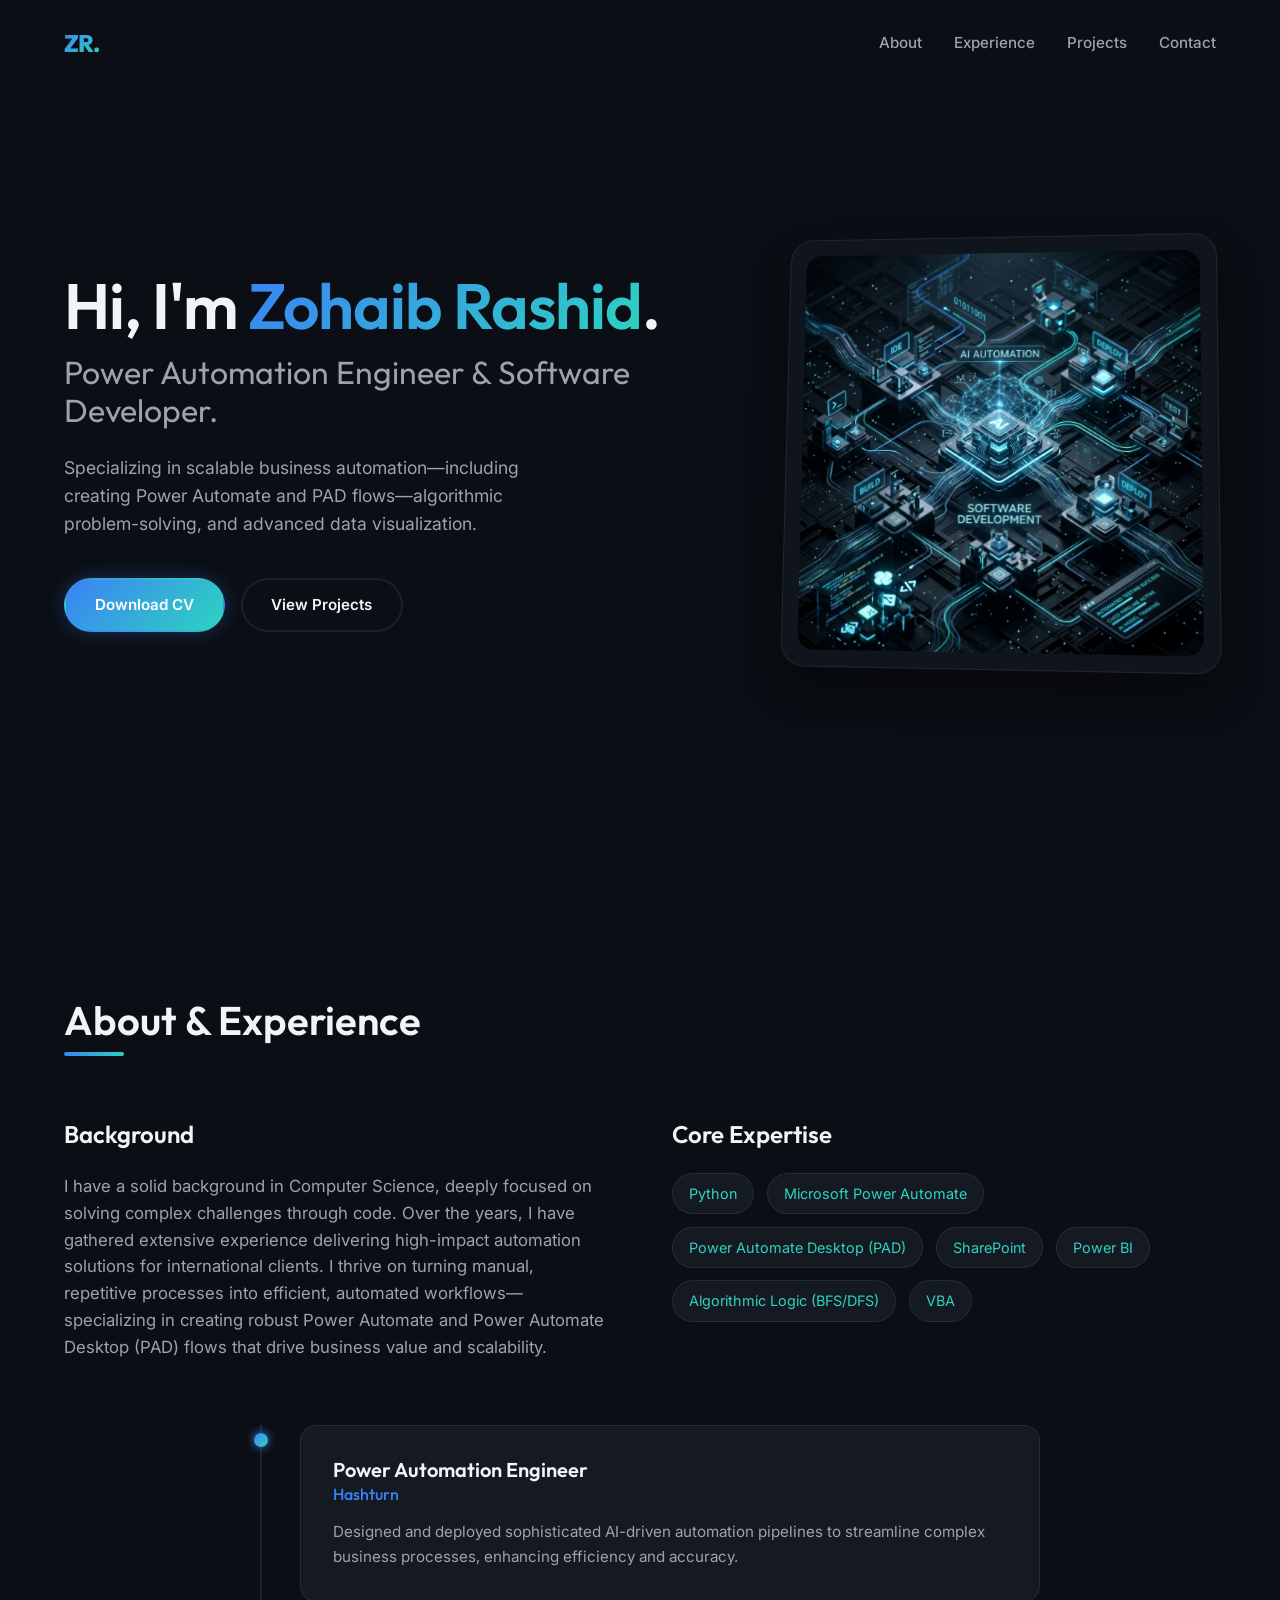
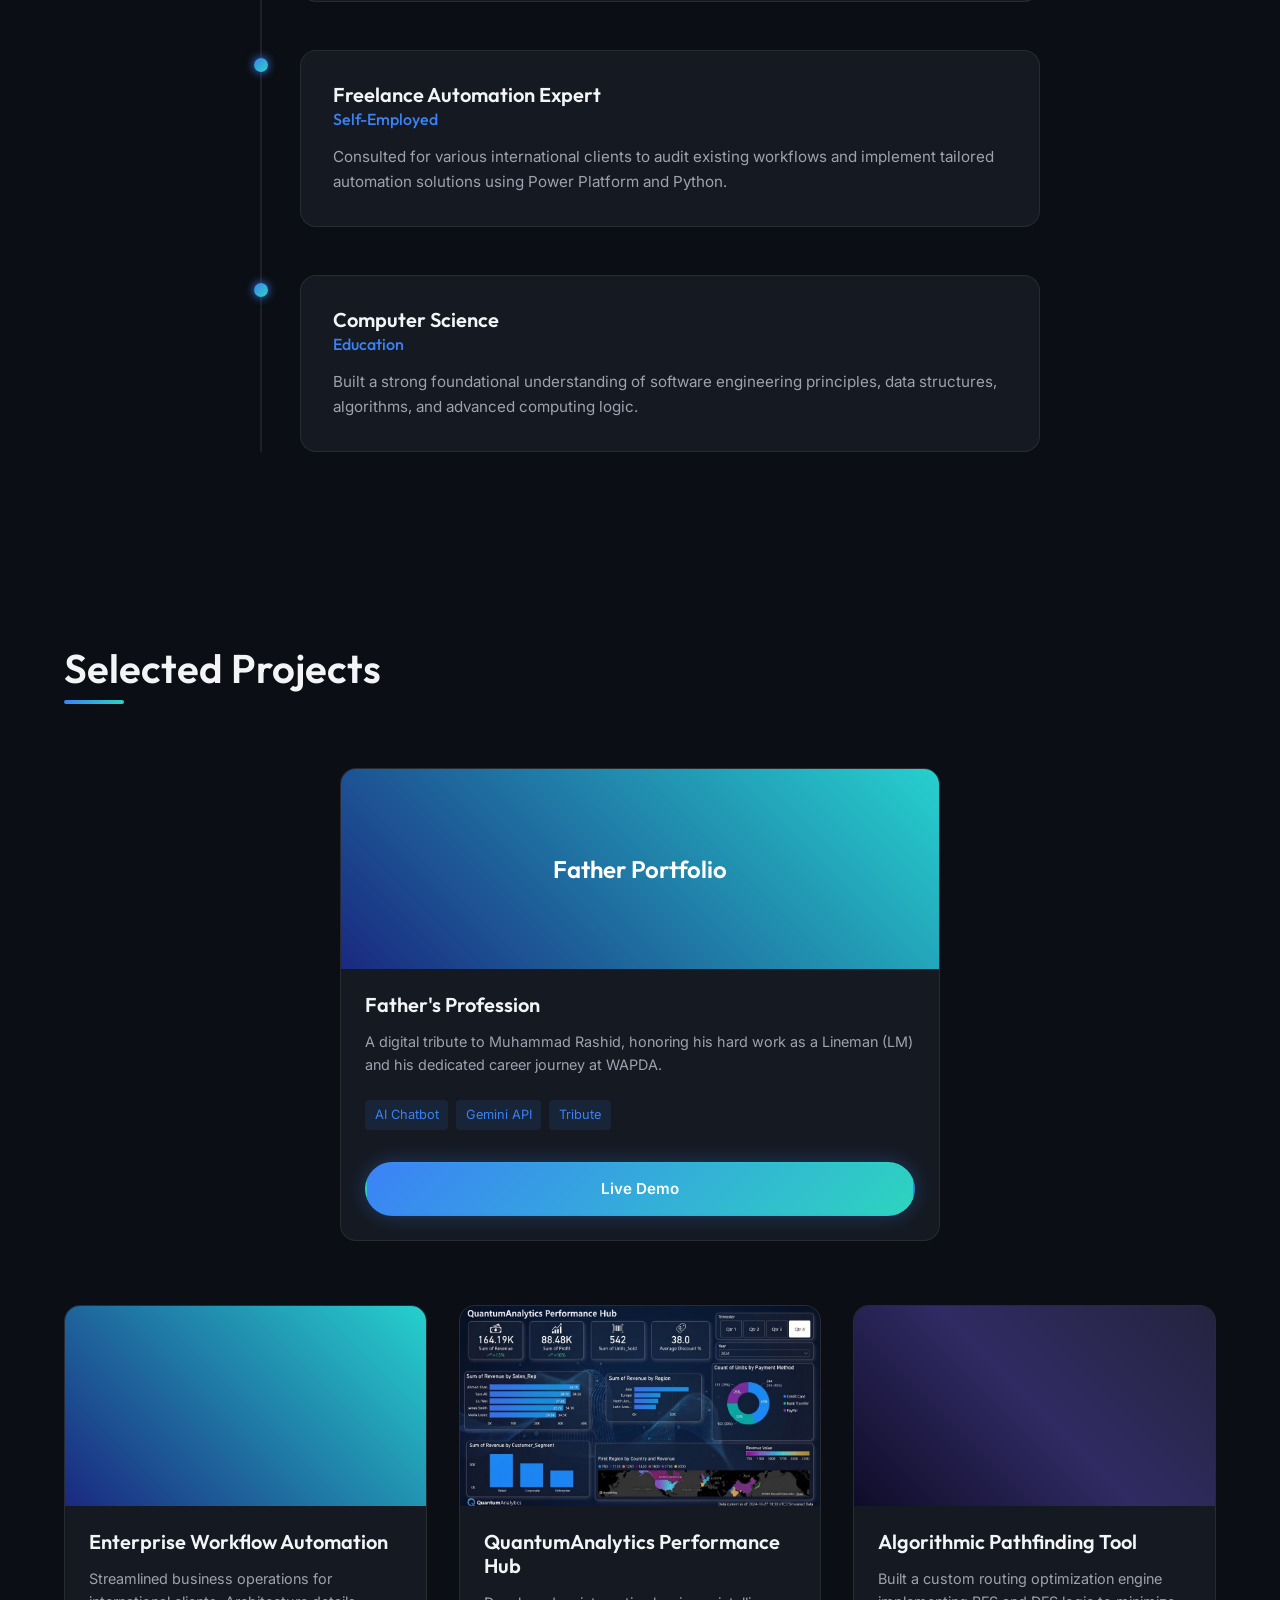
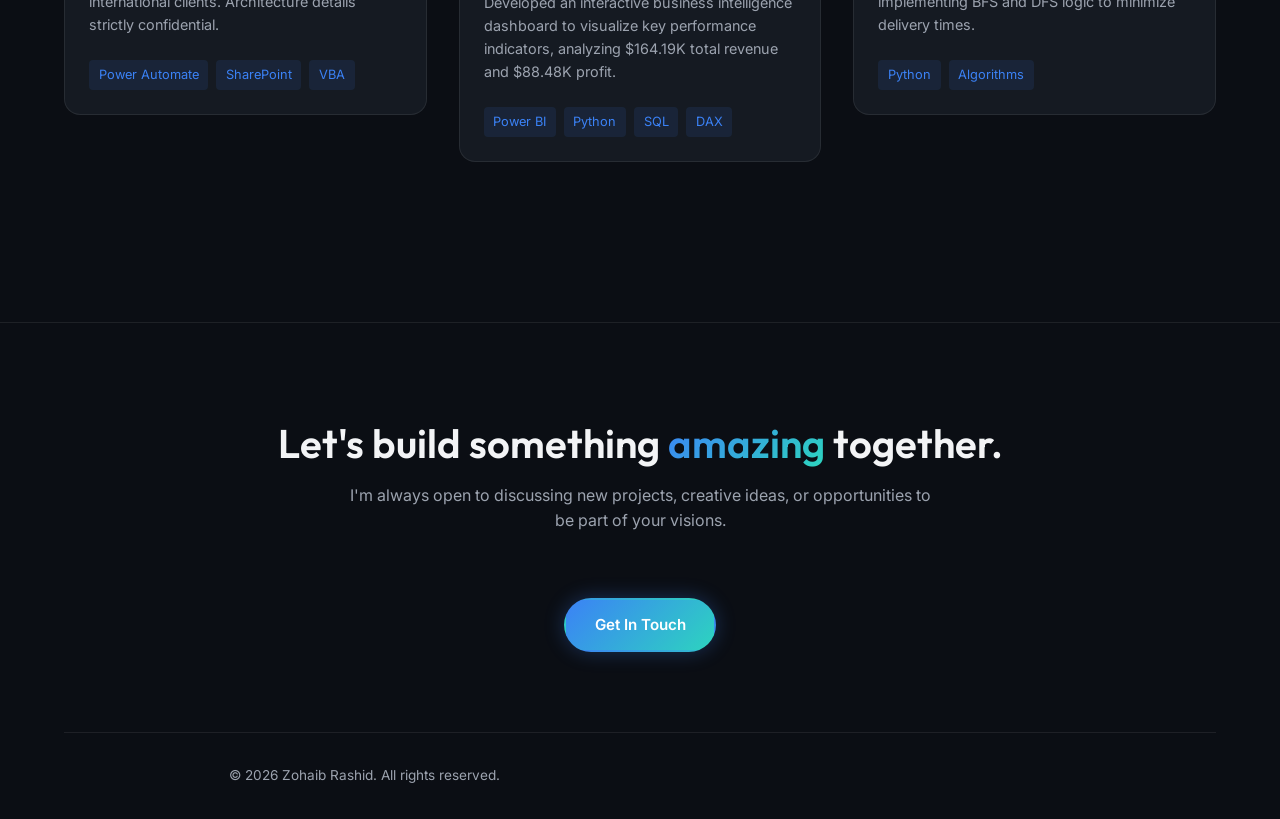
<file: index.html>
<!DOCTYPE html>
<html lang="en">
<head>
    <meta charset="UTF-8">
    <meta name="viewport" content="width=device-width, initial-scale=1.0">
    <meta name="description" content="Zohaib Rashid - Power Automation Engineer & Software Developer">
    <title>Zohaib Rashid | Portfolio</title>
    <!-- Google Fonts -->
    <link rel="preconnect" href="https://fonts.googleapis.com">
    <link rel="preconnect" href="https://fonts.gstatic.com" crossorigin>
    <link href="https://fonts.googleapis.com/css2?family=Outfit:wght@300;400;600;800&family=Inter:wght@300;400;500;600&display=swap" rel="stylesheet">
    <link rel="stylesheet" href="css/style.css">
</head>
<body>
    <!-- Header & Navigation -->
    <header id="header">
        <div class="container header-container">
            <div class="logo">
                <a href="#">ZR.</a>
            </div>
            <nav class="nav-links">
                <a href="#about">About</a>
                <a href="#experience">Experience</a>
                <a href="#projects">Projects</a>
                <a href="#contact">Contact</a>
            </nav>
            <div class="menu-toggle" id="mobile-menu">
                <span class="bar"></span>
                <span class="bar"></span>
                <span class="bar"></span>
            </div>
        </div>
    </header>

    <!-- Hero Section -->
    <section id="hero" class="hero-section">
        <div class="container hero-container">
            <div class="hero-content">
                <h1 class="animate-up">Hi, I'm <span class="highlight">Zohaib Rashid</span>.</h1>
                <h2 class="animate-up delay-1">Power Automation Engineer & Software Developer.</h2>
                <p class="animate-up delay-2">Specializing in scalable business automation—including creating Power Automate and PAD flows—algorithmic problem-solving, and advanced data visualization.</p>
                <div class="hero-buttons animate-up delay-3">
                    <a href="https://drive.google.com/file/d/1PL34IgERYpr03kIQ3vM1Sn13y4dw1L2f/view?usp=sharing" target="_blank" rel="noopener noreferrer" class="btn btn-primary">Download CV</a>
                    <a href="#projects" class="btn btn-secondary">View Projects</a>
                </div>
            </div>
            <div class="hero-visual animate-fade delay-4">
                <div class="glass-container">
                    <img src="assets/hero_placeholder.png" alt="Tech Abstract 3D" id="hero-img">
                </div>
            </div>
        </div>
    </section>

    <!-- About & Experience Section -->
    <section id="about" class="about-section">
        <div class="container">
            <div class="section-header scroll-reveal">
                <h2>About & Experience</h2>
                <div class="line"></div>
            </div>
            
            <div class="about-grid">
                <!-- Bio -->
                <div class="bio scroll-reveal">
                    <h3>Background</h3>
                    <p>I have a solid background in Computer Science, deeply focused on solving complex challenges through code. Over the years, I have gathered extensive experience delivering high-impact automation solutions for international clients. I thrive on turning manual, repetitive processes into efficient, automated workflows—specializing in creating robust Power Automate and Power Automate Desktop (PAD) flows that drive business value and scalability.</p>
                </div>

                <!-- Skills -->
                <div class="skills scroll-reveal delay-1">
                    <h3>Core Expertise</h3>
                    <div class="skills-container">
                        <span class="skill-tag">Python</span>
                        <span class="skill-tag">Microsoft Power Automate</span>
                        <span class="skill-tag">Power Automate Desktop (PAD)</span>
                        <span class="skill-tag">SharePoint</span>
                        <span class="skill-tag">Power BI</span>
                        <span class="skill-tag">Algorithmic Logic (BFS/DFS)</span>
                        <span class="skill-tag">VBA</span>
                    </div>
                </div>
            </div>

            <!-- Timeline -->
            <div class="timeline scroll-reveal delay-2" id="experience">
                <div class="timeline-item">
                    <div class="timeline-dot"></div>
                    <div class="timeline-content glass-card">
                        <h4>Power Automation Engineer</h4>
                        <h5>Hashturn</h5>
                        <p>Designed and deployed sophisticated AI-driven automation pipelines to streamline complex business processes, enhancing efficiency and accuracy.</p>
                    </div>
                </div>
                <div class="timeline-item">
                    <div class="timeline-dot"></div>
                    <div class="timeline-content glass-card">
                        <h4>Freelance Automation Expert</h4>
                        <h5>Self-Employed</h5>
                        <p>Consulted for various international clients to audit existing workflows and implement tailored automation solutions using Power Platform and Python.</p>
                    </div>
                </div>
                <div class="timeline-item">
                    <div class="timeline-dot"></div>
                    <div class="timeline-content glass-card">
                        <h4>Computer Science</h4>
                        <h5>Education</h5>
                        <p>Built a strong foundational understanding of software engineering principles, data structures, algorithms, and advanced computing logic.</p>
                    </div>
                </div>
            </div>
        </div>
    </section>

    <!-- Projects Section -->
    <section id="projects" class="projects-section">
        <div class="container">
            <div class="section-header scroll-reveal">
                <h2>Selected Projects</h2>
                <div class="line"></div>
            </div>

            <div class="projects-grid single-project" style="grid-template-columns: 1fr; max-width: 600px; margin: 0 auto; margin-bottom: 4rem;">
                <!-- Chatbot Trigger Project -->
                <a href="chatbot.html" target="_blank" style="display: block; text-decoration: none; color: inherit;">
                    <div class="project-card glass-card scroll-reveal" id="father-tribute-card" style="cursor: pointer;">
                        <div class="project-image">
                            <div class="image-placeholder gradient-1" style="display:flex; align-items:center; justify-content:center;">
                                <h2 style="color:white; font-family:var(--font-heading);">Father Portfolio</h2>
                            </div>
                        </div>
                        <div class="project-info">
                            <h3>Father's Profession</h3>
                            <p>A digital tribute to Muhammad Rashid, honoring his hard work as a Lineman (LM) and his dedicated career journey at WAPDA.</p>
                            <div class="project-tags">
                                <span class="tag">AI Chatbot</span>
                                <span class="tag">Gemini API</span>
                                <span class="tag">Tribute</span>
                            </div>
                            <div class="btn btn-primary mt-4" style="width: 100%; text-align: center;">Live Demo</div>
                        </div>
                    </div>
                </a>
            </div>

            <!-- Dynamic Grid for Scalable Projects -->
            <div id="dynamic-projects-grid" class="projects-grid"></div>
        </div>
    </section>

    <!-- Footer / Contact Section -->
    <footer id="contact" class="footer-section">
        <div class="container text-center scroll-reveal">
            <h2>Let's build something <span class="highlight">amazing</span> together.</h2>
            <p>I'm always open to discussing new projects, creative ideas, or opportunities to be part of your visions.</p>
            <a href="mailto:zohaibforai@gmail.com" class="btn btn-primary mt-4">Get In Touch</a>
            
            <div class="footer-bottom">
                <p>&copy; 2026 Zohaib Rashid. All rights reserved.</p>
            </div>
        </div>
    </footer>


    <script src="js/main.js"></script>
    <script src="js/projects.js"></script>
</body>
</html>
</file>
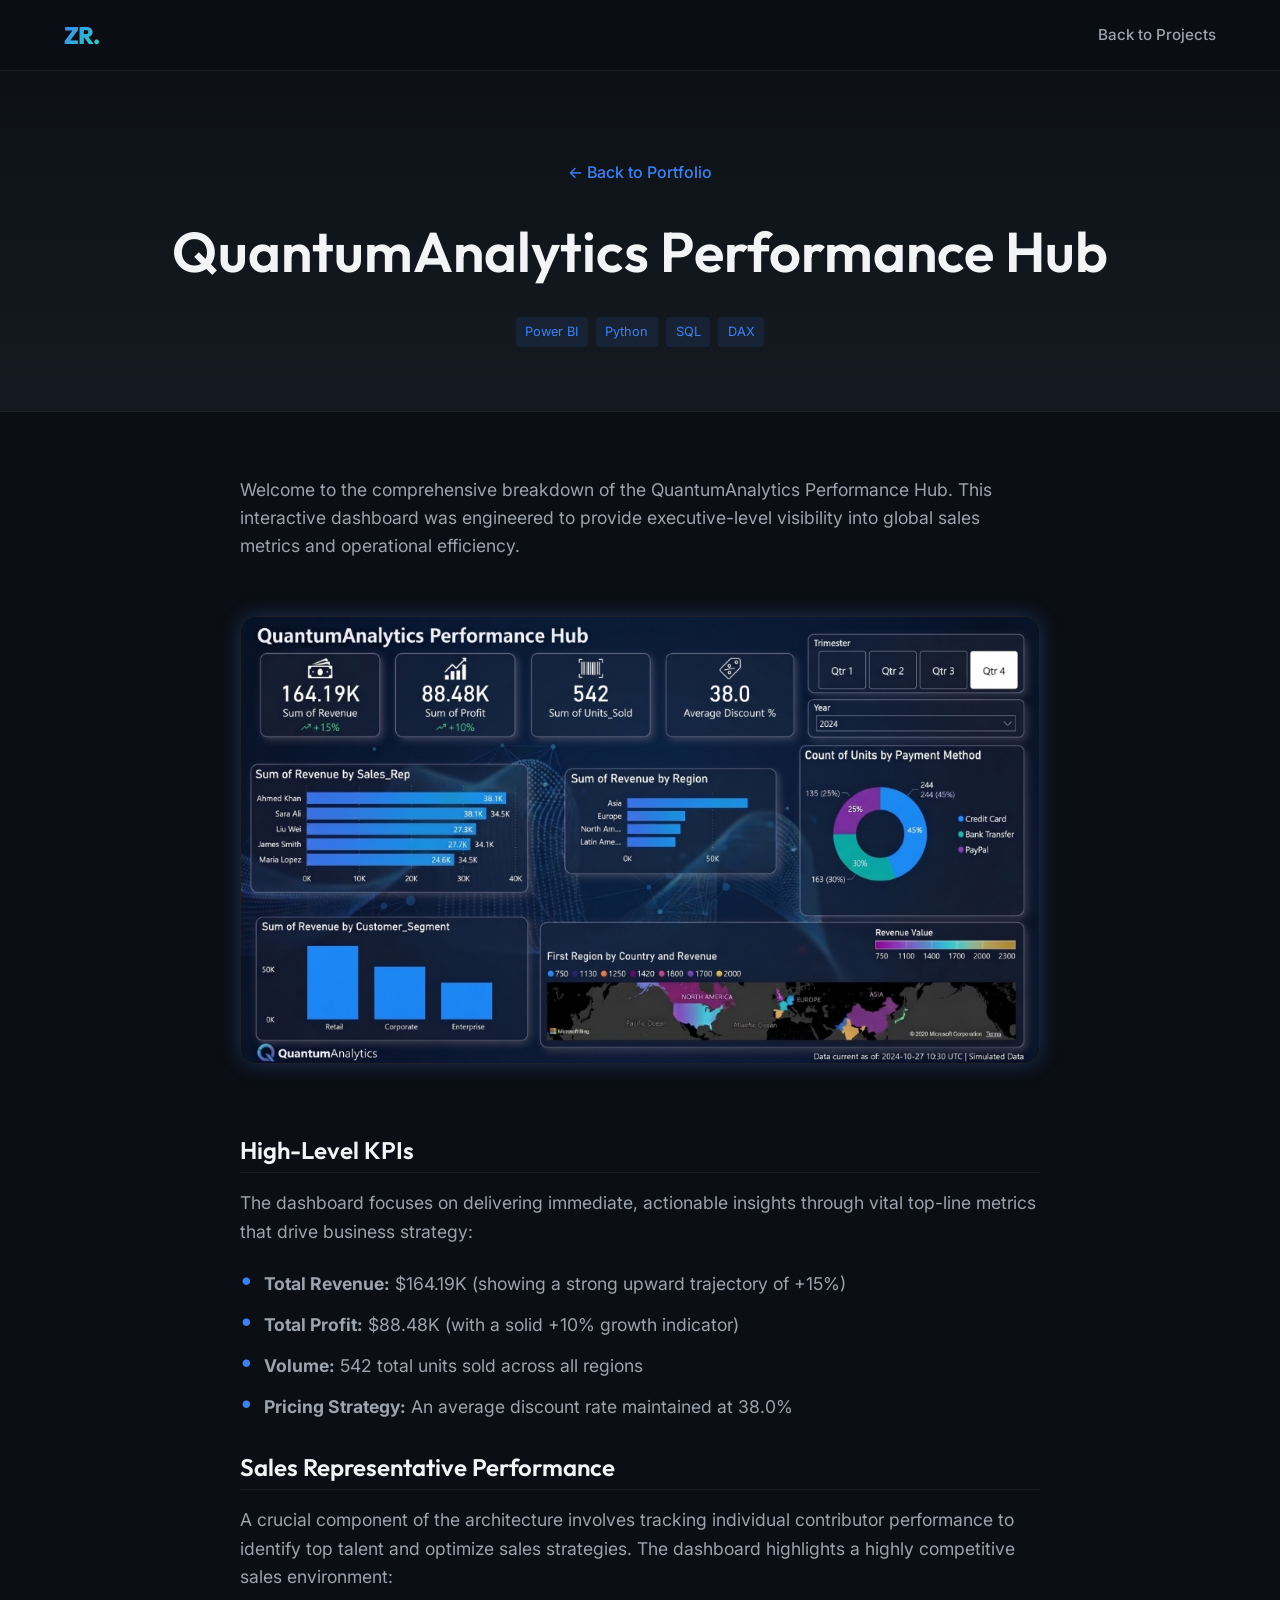
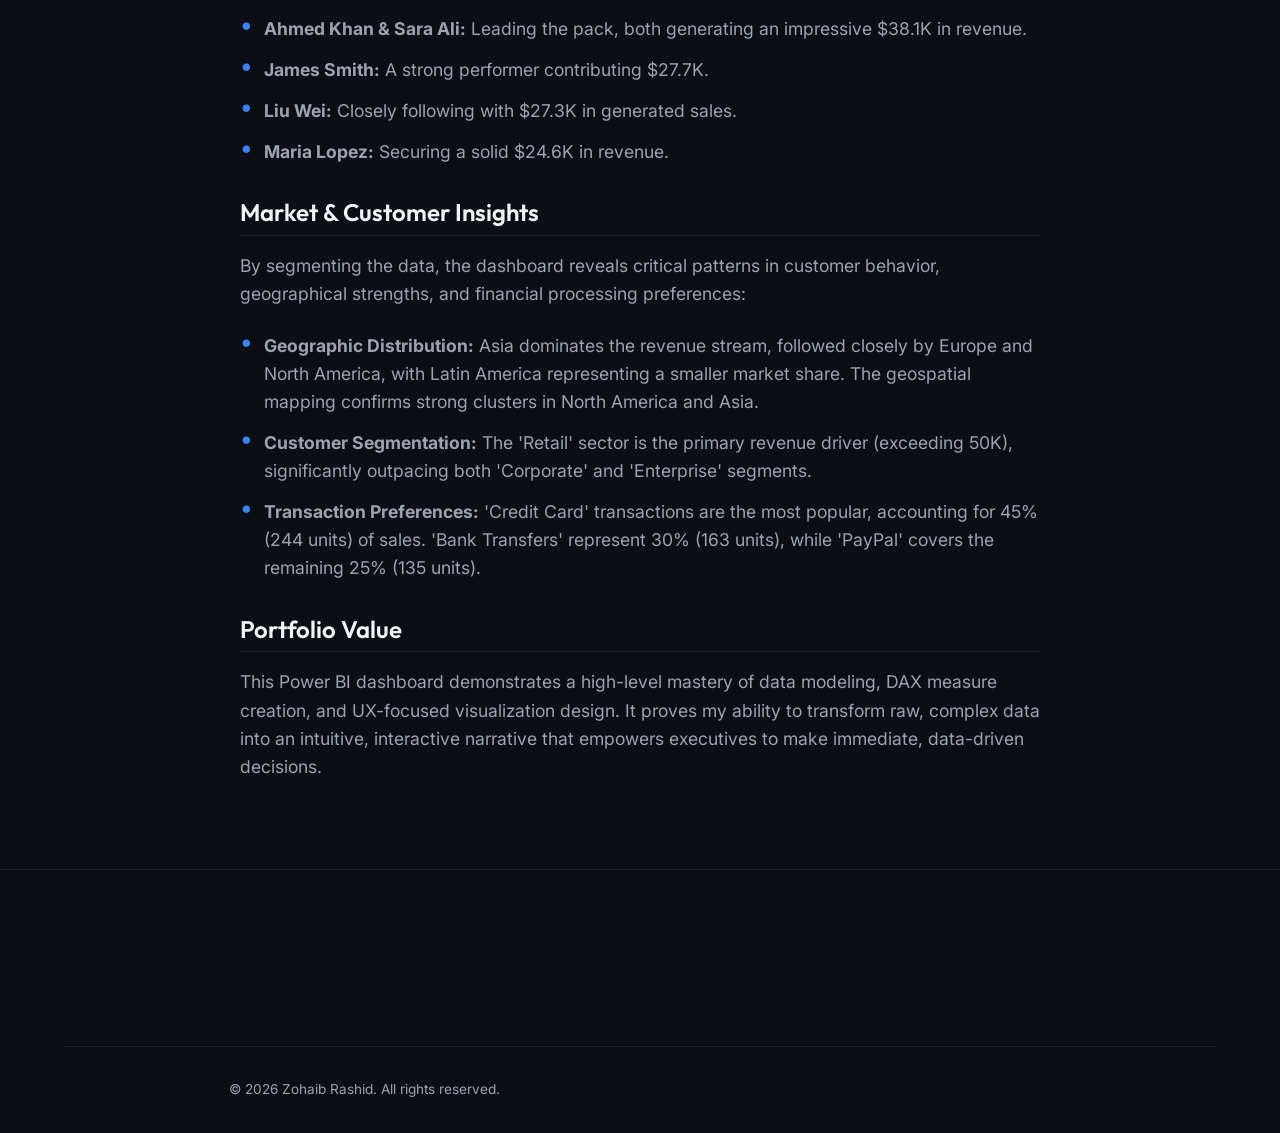
<file: projects/power-bi-dashboard/index.html>
<!DOCTYPE html>
<html lang="en">
<head>
    <meta charset="UTF-8">
    <meta name="viewport" content="width=device-width, initial-scale=1.0">
    <title>QuantumAnalytics Performance Hub | Portfolio</title>
    <!-- Google Fonts -->
    <link rel="preconnect" href="https://fonts.googleapis.com">
    <link rel="preconnect" href="https://fonts.gstatic.com" crossorigin>
    <link href="https://fonts.googleapis.com/css2?family=Outfit:wght@300;400;600;800&family=Inter:wght@300;400;500;600&display=swap" rel="stylesheet">
    <link rel="stylesheet" href="../../css/style.css">
    <style>
        .project-detail-header {
            padding: 10rem 0 4rem;
            text-align: center;
            background: linear-gradient(to bottom, rgba(11,14,20,1) 0%, rgba(21,26,34,1) 100%);
            border-bottom: 1px solid var(--border-glass);
        }
        .project-detail-header h1 {
            font-size: 3.5rem;
            margin-bottom: 1rem;
        }
        .back-btn {
            display: inline-flex;
            align-items: center;
            gap: 0.5rem;
            margin-bottom: 2rem;
            color: var(--accent-primary);
            font-weight: 500;
            transition: var(--transition-fast);
        }
        .back-btn:hover {
            color: var(--accent-secondary);
            transform: translateX(-5px);
        }
        .project-documentation {
            padding: 4rem 0;
            max-width: 800px;
            margin: 0 auto;
        }
        .project-documentation h2 {
            margin-top: 2rem;
            margin-bottom: 1rem;
            color: var(--text-primary);
            font-family: var(--font-heading);
            border-bottom: 1px solid var(--border-glass);
            padding-bottom: 0.5rem;
        }
        .project-documentation h3 {
            margin-top: 1.5rem;
            margin-bottom: 0.5rem;
            color: var(--accent-primary);
            font-family: var(--font-heading);
        }
        .project-documentation p {
            color: var(--text-secondary);
            margin-bottom: 1.5rem;
            font-size: 1.1rem;
        }
        .project-documentation ul {
            list-style-type: none;
            padding-left: 0;
            margin-bottom: 2rem;
        }
        .project-documentation li {
            position: relative;
            padding-left: 1.5rem;
            margin-bottom: 0.8rem;
            color: var(--text-secondary);
            font-size: 1.1rem;
        }
        .project-documentation li::before {
            content: '•';
            position: absolute;
            left: 0;
            color: var(--accent-primary);
            font-size: 1.5rem;
            line-height: 1;
            top: -2px;
        }
        .dashboard-img {
            width: 100%;
            height: auto;
            border-radius: var(--border-radius-lg);
            border: 1px solid var(--border-glass);
            box-shadow: var(--glow-shadow);
            margin: 2rem 0;
        }
    </style>
</head>
<body>
    <header id="header" class="scrolled">
        <div class="container header-container">
            <div class="logo">
                <a href="../../index.html">ZR.</a>
            </div>
            <nav class="nav-links">
                <a href="../../index.html#projects">Back to Projects</a>
            </nav>
        </div>
    </header>

    <div class="project-detail-header">
        <div class="container">
            <a href="../../index.html#projects" class="back-btn">&larr; Back to Portfolio</a>
            <h1>QuantumAnalytics Performance Hub</h1>
            <div class="project-tags" style="justify-content: center; margin-top: 2rem;">
                <span class="tag">Power BI</span>
                <span class="tag">Python</span>
                <span class="tag">SQL</span>
                <span class="tag">DAX</span>
            </div>
        </div>
    </div>

    <div class="container">
        <div class="project-documentation">
            
            <p>Welcome to the comprehensive breakdown of the QuantumAnalytics Performance Hub. This interactive dashboard was engineered to provide executive-level visibility into global sales metrics and operational efficiency.</p>

            <img src="../../assets/dashboard.jpg" alt="QuantumAnalytics Performance Hub Dashboard" class="dashboard-img">

            <h2>High-Level KPIs</h2>
            <p>The dashboard focuses on delivering immediate, actionable insights through vital top-line metrics that drive business strategy:</p>
            <ul>
                <li><strong>Total Revenue:</strong> $164.19K (showing a strong upward trajectory of +15%)</li>
                <li><strong>Total Profit:</strong> $88.48K (with a solid +10% growth indicator)</li>
                <li><strong>Volume:</strong> 542 total units sold across all regions</li>
                <li><strong>Pricing Strategy:</strong> An average discount rate maintained at 38.0%</li>
            </ul>

            <h2>Sales Representative Performance</h2>
            <p>A crucial component of the architecture involves tracking individual contributor performance to identify top talent and optimize sales strategies. The dashboard highlights a highly competitive sales environment:</p>
            <ul>
                <li><strong>Ahmed Khan & Sara Ali:</strong> Leading the pack, both generating an impressive $38.1K in revenue.</li>
                <li><strong>James Smith:</strong> A strong performer contributing $27.7K.</li>
                <li><strong>Liu Wei:</strong> Closely following with $27.3K in generated sales.</li>
                <li><strong>Maria Lopez:</strong> Securing a solid $24.6K in revenue.</li>
            </ul>

            <h2>Market & Customer Insights</h2>
            <p>By segmenting the data, the dashboard reveals critical patterns in customer behavior, geographical strengths, and financial processing preferences:</p>
            <ul>
                <li><strong>Geographic Distribution:</strong> Asia dominates the revenue stream, followed closely by Europe and North America, with Latin America representing a smaller market share. The geospatial mapping confirms strong clusters in North America and Asia.</li>
                <li><strong>Customer Segmentation:</strong> The 'Retail' sector is the primary revenue driver (exceeding 50K), significantly outpacing both 'Corporate' and 'Enterprise' segments.</li>
                <li><strong>Transaction Preferences:</strong> 'Credit Card' transactions are the most popular, accounting for 45% (244 units) of sales. 'Bank Transfers' represent 30% (163 units), while 'PayPal' covers the remaining 25% (135 units).</li>
            </ul>

            <h2>Portfolio Value</h2>
            <p>This Power BI dashboard demonstrates a high-level mastery of data modeling, DAX measure creation, and UX-focused visualization design. It proves my ability to transform raw, complex data into an intuitive, interactive narrative that empowers executives to make immediate, data-driven decisions.</p>
            
        </div>
    </div>

    <footer class="footer-section" style="margin-top:0;">
        <div class="container text-center">
            <div class="footer-bottom">
                <p>&copy; 2026 Zohaib Rashid. All rights reserved.</p>
            </div>
        </div>
    </footer>
</body>
</html>
</file>
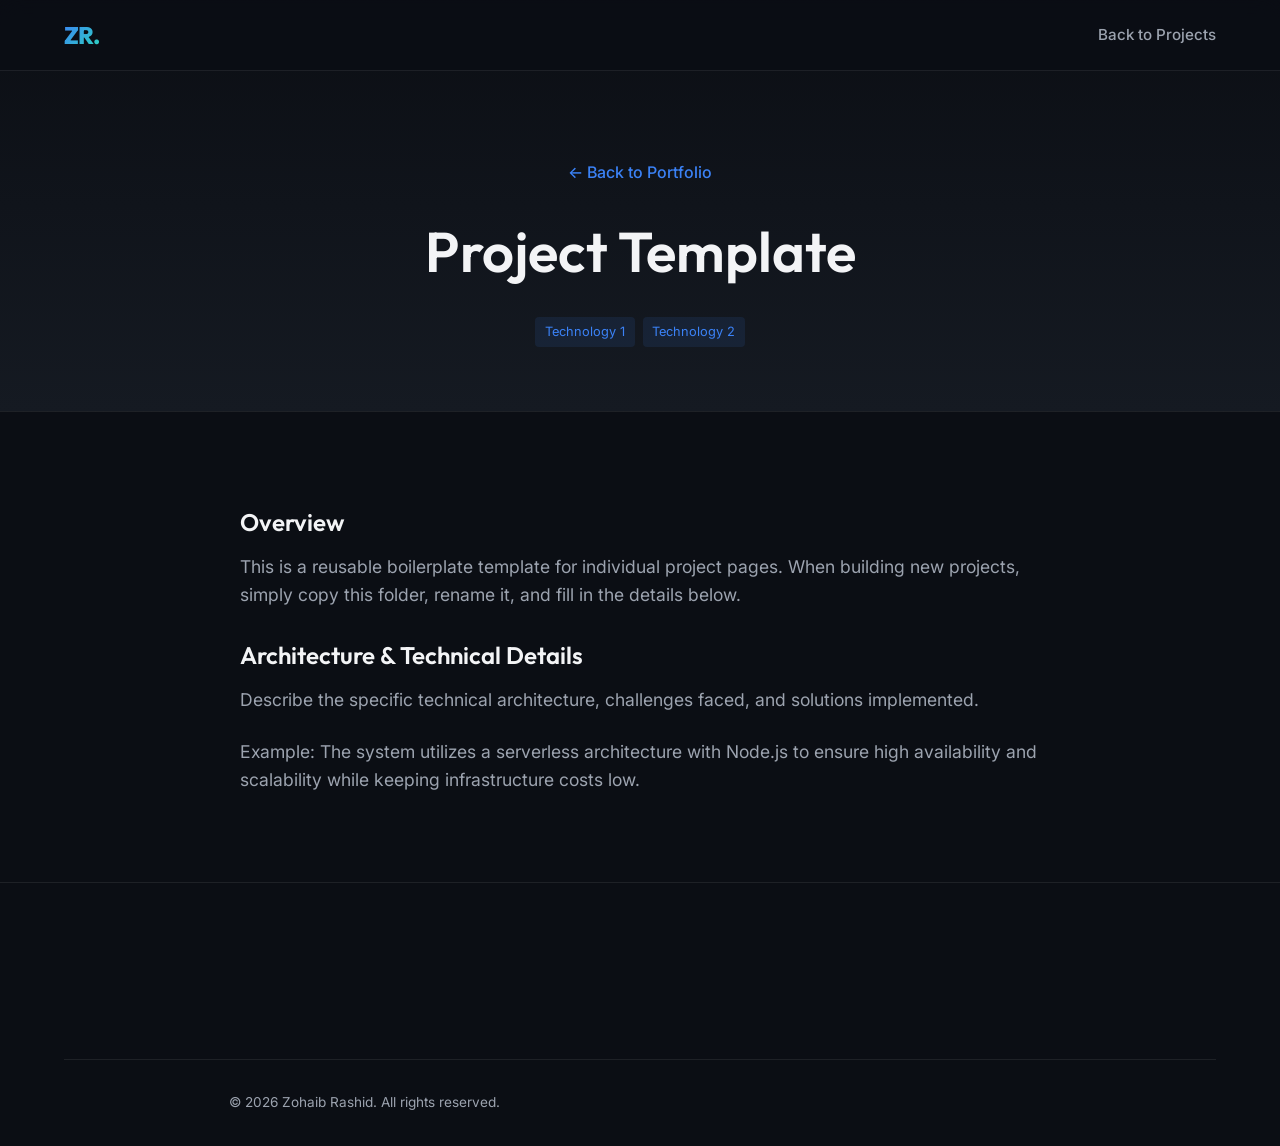
<file: projects/project-template/index.html>
<!DOCTYPE html>
<html lang="en">
<head>
    <meta charset="UTF-8">
    <meta name="viewport" content="width=device-width, initial-scale=1.0">
    <title>Project Name | Portfolio</title>
    <!-- Google Fonts -->
    <link rel="preconnect" href="https://fonts.googleapis.com">
    <link rel="preconnect" href="https://fonts.gstatic.com" crossorigin>
    <link href="https://fonts.googleapis.com/css2?family=Outfit:wght@300;400;600;800&family=Inter:wght@300;400;500;600&display=swap" rel="stylesheet">
    <link rel="stylesheet" href="../../css/style.css">
    <style>
        .project-detail-header {
            padding: 10rem 0 4rem;
            text-align: center;
            background: linear-gradient(to bottom, rgba(11,14,20,1) 0%, rgba(21,26,34,1) 100%);
            border-bottom: 1px solid var(--border-glass);
        }
        .project-detail-header h1 {
            font-size: 3.5rem;
            margin-bottom: 1rem;
        }
        .back-btn {
            display: inline-flex;
            align-items: center;
            gap: 0.5rem;
            margin-bottom: 2rem;
            color: var(--accent-primary);
            font-weight: 500;
            transition: var(--transition-fast);
        }
        .back-btn:hover {
            color: var(--accent-secondary);
            transform: translateX(-5px);
        }
        .project-documentation {
            padding: 4rem 0;
            max-width: 800px;
            margin: 0 auto;
        }
        .project-documentation h2 {
            margin-top: 2rem;
            margin-bottom: 1rem;
            color: var(--text-primary);
            font-family: var(--font-heading);
        }
        .project-documentation p {
            color: var(--text-secondary);
            margin-bottom: 1.5rem;
            font-size: 1.1rem;
        }
    </style>
</head>
<body>
    <header id="header" class="scrolled">
        <div class="container header-container">
            <div class="logo">
                <a href="../../index.html">ZR.</a>
            </div>
            <nav class="nav-links">
                <a href="../../index.html#projects">Back to Projects</a>
            </nav>
        </div>
    </header>

    <div class="project-detail-header">
        <div class="container">
            <a href="../../index.html" class="back-btn">&larr; Back to Portfolio</a>
            <h1>Project Template</h1>
            <div class="project-tags" style="justify-content: center; margin-top: 2rem;">
                <span class="tag">Technology 1</span>
                <span class="tag">Technology 2</span>
            </div>
        </div>
    </div>

    <div class="container">
        <div class="project-documentation">
            <h2>Overview</h2>
            <p>This is a reusable boilerplate template for individual project pages. When building new projects, simply copy this folder, rename it, and fill in the details below.</p>
            
            <h2>Architecture & Technical Details</h2>
            <p>Describe the specific technical architecture, challenges faced, and solutions implemented.</p>
            <p>Example: The system utilizes a serverless architecture with Node.js to ensure high availability and scalability while keeping infrastructure costs low.</p>
        </div>
    </div>

    <footer class="footer-section" style="margin-top:0;">
        <div class="container text-center">
            <div class="footer-bottom">
                <p>&copy; 2026 Zohaib Rashid. All rights reserved.</p>
            </div>
        </div>
    </footer>
</body>
</html>
</file>
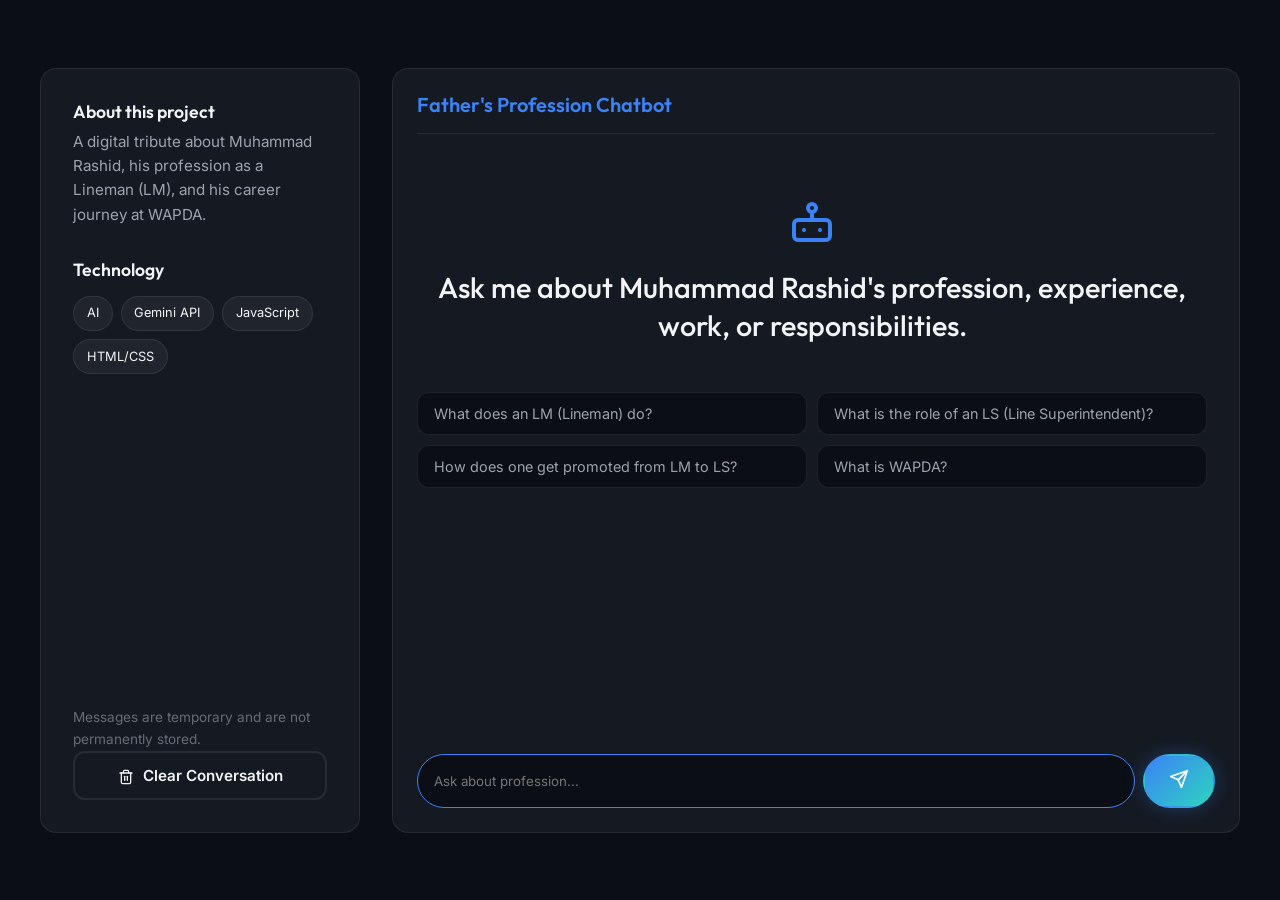
<file: chatbot.html>
<!DOCTYPE html>
<html lang="en">
<head>
    <meta charset="UTF-8">
    <meta name="viewport" content="width=device-width, initial-scale=1.0">
    <title>Father's Profession Chatbot</title>
    <!-- Google Fonts -->
    <link rel="preconnect" href="https://fonts.googleapis.com">
    <link rel="preconnect" href="https://fonts.gstatic.com" crossorigin>
    <link href="https://fonts.googleapis.com/css2?family=Outfit:wght@300;400;600;800&family=Inter:wght@300;400;500;600&display=swap" rel="stylesheet">
    <link rel="stylesheet" href="css/style.css">
    <style>
        body {
            display: flex;
            justify-content: center;
            align-items: center;
            min-height: 100vh;
            margin: 0;
            background-color: var(--bg-main);
            padding: 2rem;
            box-sizing: border-box;
        }
        .app-container {
            display: flex;
            width: 100%;
            max-width: 1200px;
            height: 85vh;
            gap: 2rem;
        }
        .sidebar {
            width: 320px;
            flex-shrink: 0;
            padding: 2rem;
            display: flex;
            flex-direction: column;
            overflow-y: auto;
        }
        .chat-window {
            flex-grow: 1;
            height: 100%;
            max-height: none;
            width: auto;
            max-width: none;
            transform: none !important;
        }
        .close-btn {
            display: none;
        }
        .suggested-questions {
            display: grid;
            grid-template-columns: 1fr 1fr;
            gap: 10px;
            margin-bottom: 2rem;
            animation: fadeIn 0.5s ease forwards;
        }
        .suggestion-btn {
            background: var(--bg-main);
            border: 1px solid var(--border-glass);
            color: var(--text-secondary);
            padding: 12px 16px;
            border-radius: var(--border-radius-md);
            text-align: left;
            cursor: pointer;
            transition: all 0.2s ease;
            font-family: var(--font-body);
            font-size: 0.9rem;
        }
        .suggestion-btn:hover {
            border-color: var(--accent-primary);
            color: var(--text-primary);
            background: rgba(59, 130, 246, 0.1);
            transform: translateY(-2px);
        }
        .sidebar-title {
            font-size: 1.1rem;
            color: var(--text-primary);
            margin-bottom: 0.5rem;
            font-family: var(--font-heading);
        }
        .sidebar-text {
            font-size: 0.95rem;
            color: var(--text-secondary);
            line-height: 1.6;
        }
        .text-muted {
            font-size: 0.85rem;
            opacity: 0.6;
        }
        .sidebar-tags {
            display: flex;
            flex-wrap: wrap;
            gap: 0.5rem;
            margin-top: 0.5rem;
        }
        .sidebar-tags .tag {
            font-size: 0.8rem;
            background: rgba(255,255,255,0.05);
            border: 1px solid var(--border-glass);
            padding: 0.4rem 0.8rem;
            border-radius: var(--border-radius-pill);
            color: var(--text-primary);
        }
        .hero-prompt {
            text-align: center;
            margin: 3rem 0 2rem;
            animation: fadeIn 0.8s ease;
        }
        .hero-prompt svg {
            stroke: var(--accent-primary);
            margin-bottom: 1rem;
        }
        .hero-prompt h2 {
            font-family: var(--font-heading);
            font-weight: 500;
            font-size: 1.8rem;
            color: var(--text-primary);
            line-height: 1.3;
        }
        @media (max-width: 900px) {
            .app-container {
                flex-direction: column;
                height: auto;
            }
            .sidebar {
                width: 100%;
                height: auto;
            }
            .chat-window {
                height: 70vh;
            }
            .suggested-questions {
                grid-template-columns: 1fr;
            }
        }
        @media (max-width: 768px) {
            .app-container {
                height: 100dvh !important;
            }
            .chat-messages {
                height: auto !important;
                overflow: visible !important;
            }
            .chat-window {
                height: auto !important;
                max-height: none !important;
            }
            .chat-input-area {
                width: 100% !important;
                box-sizing: border-box !important;
                margin: 0 !important;
                display: flex !important;
                gap: 8px !important;
                align-items: center !important;
            }
            #chat-input {
                font-size: 16px !important;
                flex: 1 1 auto !important;
                width: 100% !important;
                min-width: 0 !important;
            }
            #send-chat-btn {
                width: 44px !important;
                height: 44px !important;
                padding: 0 !important;
                display: flex !important;
                justify-content: center;
                align-items: center;
                border-radius: 10px;
                flex-shrink: 0;
            }
        }
    </style>
</head>
<body>
    <div class="app-container">
        <!-- Sidebar -->
        <div class="sidebar glass-card">
            <h4 class="sidebar-title">About this project</h4>
            <p class="sidebar-text">A digital tribute about Muhammad Rashid, his profession as a Lineman (LM), and his career journey at WAPDA.</p>
            
            <h4 class="sidebar-title mt-4">Technology</h4>
            <div class="sidebar-tags">
                <span class="tag">AI</span>
                <span class="tag">Gemini API</span>
                <span class="tag">JavaScript</span>
                <span class="tag">HTML/CSS</span>
            </div>

            <div style="flex-grow: 1;"></div>

            <p class="sidebar-text text-muted mt-4">Messages are temporary and are not permanently stored.</p>
            
            <button id="clear-chat-btn" class="btn btn-secondary mt-2" style="width: 100%; border-radius: var(--border-radius-md); padding: 0.8rem;">
                <svg width="16" height="16" viewBox="0 0 24 24" fill="none" stroke="currentColor" stroke-width="2" stroke-linecap="round" stroke-linejoin="round" style="vertical-align: middle; margin-right: 5px;"><polyline points="3 6 5 6 21 6"></polyline><path d="M19 6v14a2 2 0 0 1-2 2H7a2 2 0 0 1-2-2V6m3 0V4a2 2 0 0 1 2-2h4a2 2 0 0 1 2 2v2"></path><line x1="10" y1="11" x2="10" y2="17"></line><line x1="14" y1="11" x2="14" y2="17"></line></svg> 
                Clear Conversation
            </button>
        </div>

        <!-- Chat Window -->
        <div class="chat-window glass-card">
            <div class="chat-header">
                <h3>Father's Profession Chatbot</h3>
            </div>
            <div class="chat-messages" id="chat-messages">
                
                <div class="hero-prompt" id="hero-prompt">
                    <svg width="48" height="48" viewBox="0 0 24 24" fill="none" stroke-width="2" stroke-linecap="round" stroke-linejoin="round">
                        <rect x="3" y="11" width="18" height="10" rx="2"></rect>
                        <circle cx="12" cy="5" r="2"></circle>
                        <path d="M12 7v4"></path>
                        <line x1="8" y1="16" x2="8.01" y2="16"></line>
                        <line x1="16" y1="16" x2="16.01" y2="16"></line>
                    </svg>
                    <h2>Ask me about Muhammad Rashid's profession, experience, work, or responsibilities.</h2>
                </div>

                <div class="suggested-questions" id="suggested-questions">
                    <button class="suggestion-btn">What does an LM (Lineman) do?</button>
                    <button class="suggestion-btn">What is the role of an LS (Line Superintendent)?</button>
                    <button class="suggestion-btn">How does one get promoted from LM to LS?</button>
                    <button class="suggestion-btn">What is WAPDA?</button>
                </div>
                
            </div>
            <div class="chat-input-area">
                <input type="text" id="chat-input" placeholder="Ask about profession..." autocomplete="off" />
                <button id="send-chat-btn" class="btn btn-primary">
                    <svg width="20" height="20" viewBox="0 0 24 24" fill="none" stroke="currentColor" stroke-width="2" stroke-linecap="round" stroke-linejoin="round"><line x1="22" y1="2" x2="11" y2="13"></line><polygon points="22 2 15 22 11 13 2 9 22 2"></polygon></svg>
                </button>
            </div>
        </div>
    </div>
    <script src="js/chatbot.js"></script>
</body>
</html>
</file>
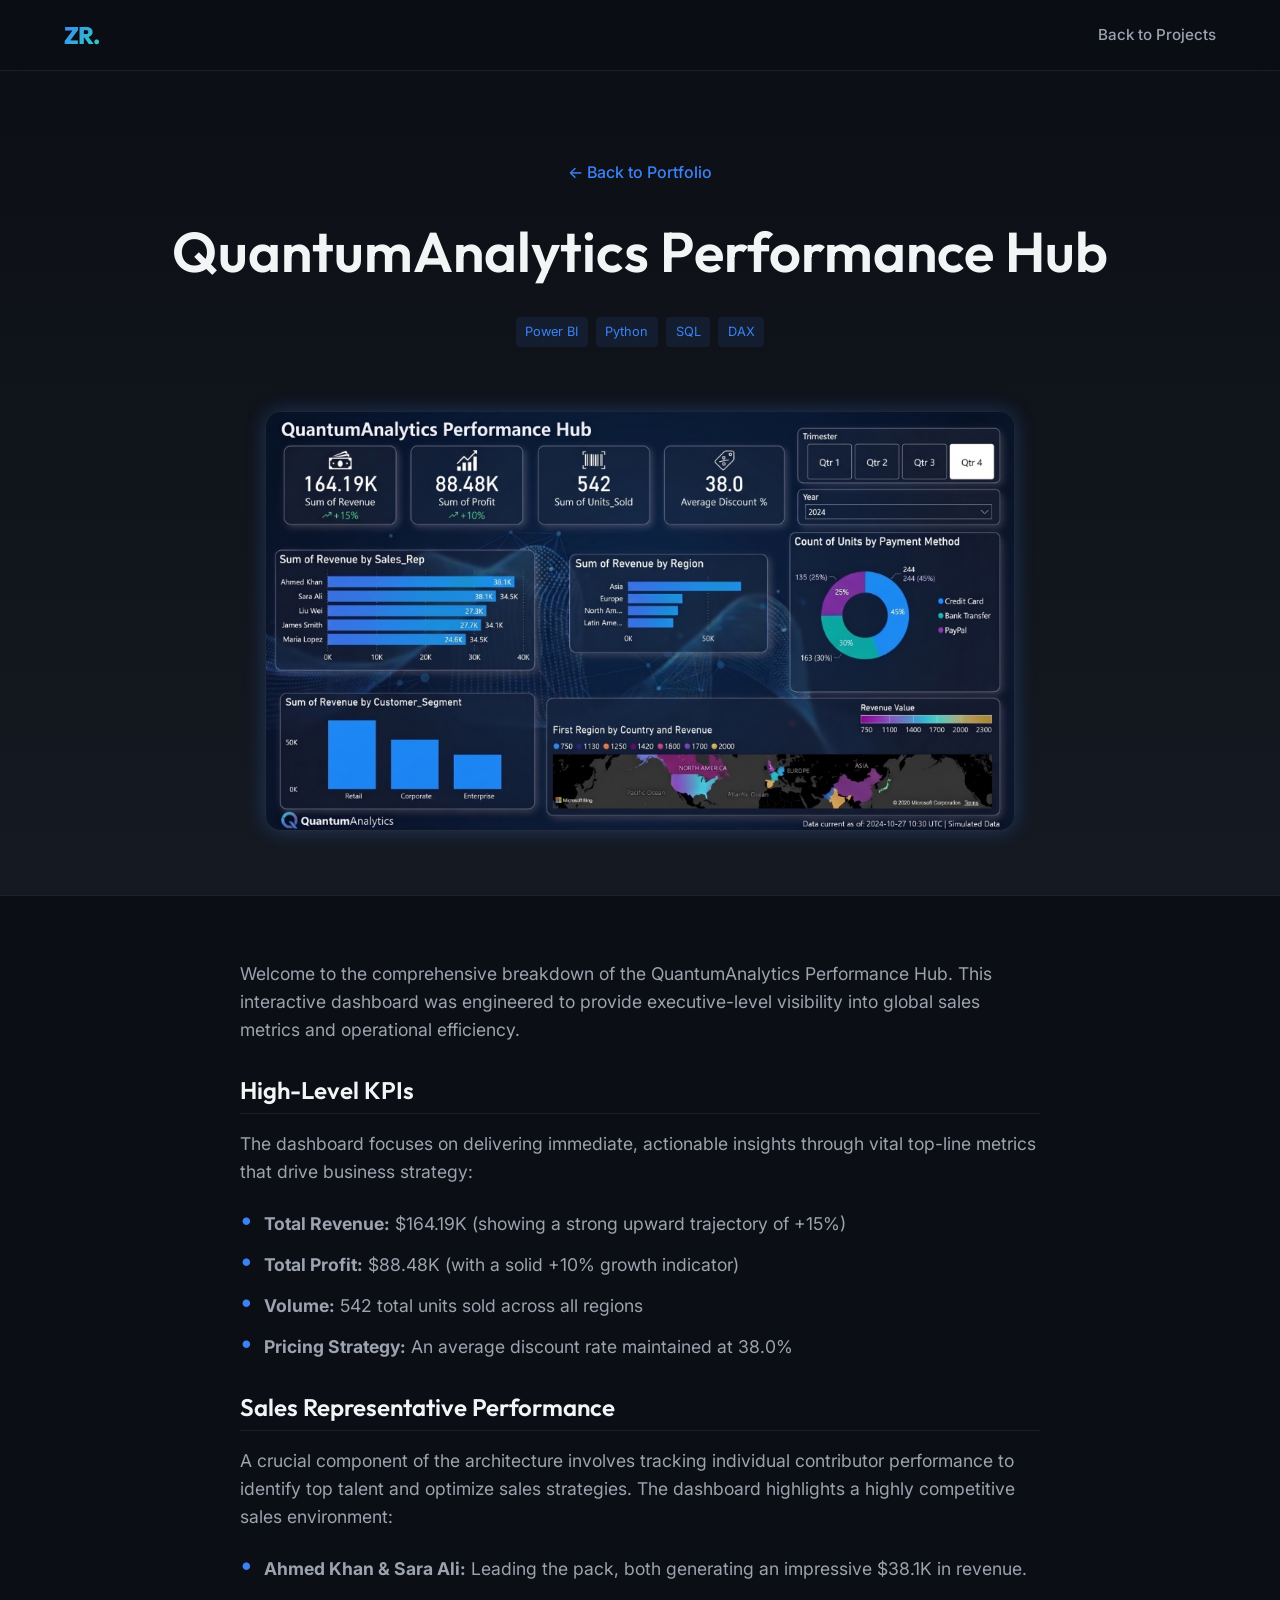
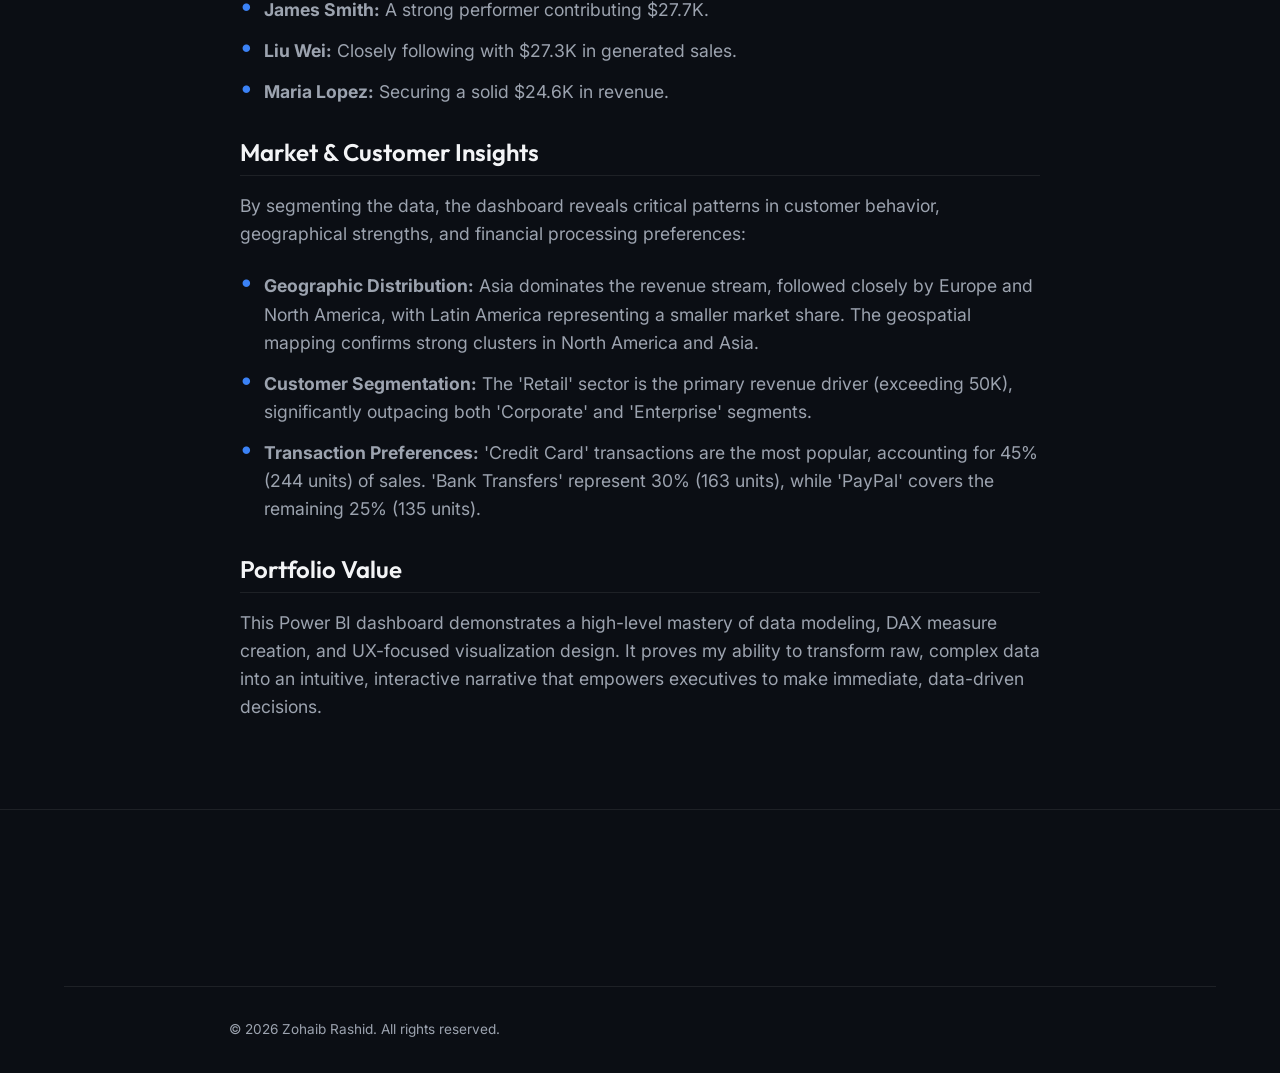
<file: PowerBi.html>
<!DOCTYPE html>
<html lang="en">
<head>
    <meta charset="UTF-8">
    <meta name="viewport" content="width=device-width, initial-scale=1.0">
    <title>QuantumAnalytics Performance Hub | Portfolio</title>
    <!-- Google Fonts -->
    <link rel="preconnect" href="https://fonts.googleapis.com">
    <link rel="preconnect" href="https://fonts.gstatic.com" crossorigin>
    <link href="https://fonts.googleapis.com/css2?family=Outfit:wght@300;400;600;800&family=Inter:wght@300;400;500;600&display=swap" rel="stylesheet">
    <link rel="stylesheet" href="css/style.css">
    <style>
        .project-detail-header {
            padding: 10rem 0 4rem;
            text-align: center;
            background: linear-gradient(to bottom, rgba(11,14,20,1) 0%, rgba(21,26,34,1) 100%);
            border-bottom: 1px solid var(--border-glass);
        }
        .project-detail-header h1 {
            font-size: 3.5rem;
            margin-bottom: 1rem;
        }
        .back-btn {
            display: inline-flex;
            align-items: center;
            gap: 0.5rem;
            margin-bottom: 2rem;
            color: var(--accent-primary);
            font-weight: 500;
            transition: var(--transition-fast);
        }
        .back-btn:hover {
            color: var(--accent-secondary);
            transform: translateX(-5px);
        }
        .project-documentation {
            padding: 4rem 0;
            max-width: 800px;
            margin: 0 auto;
        }
        .project-documentation h2 {
            margin-top: 2rem;
            margin-bottom: 1rem;
            color: var(--text-primary);
            font-family: var(--font-heading);
            border-bottom: 1px solid var(--border-glass);
            padding-bottom: 0.5rem;
        }
        .project-documentation h3 {
            margin-top: 1.5rem;
            margin-bottom: 0.5rem;
            color: var(--accent-primary);
            font-family: var(--font-heading);
        }
        .project-documentation p {
            color: var(--text-secondary);
            margin-bottom: 1.5rem;
            font-size: 1.1rem;
        }
        .project-documentation ul {
            list-style-type: none;
            padding-left: 0;
            margin-bottom: 2rem;
        }
        .project-documentation li {
            position: relative;
            padding-left: 1.5rem;
            margin-bottom: 0.8rem;
            color: var(--text-secondary);
            font-size: 1.1rem;
        }
        .project-documentation li::before {
            content: '•';
            position: absolute;
            left: 0;
            color: var(--accent-primary);
            font-size: 1.5rem;
            line-height: 1;
            top: -2px;
        }
        .dashboard-img {
            width: 100%;
            height: auto;
            border-radius: var(--border-radius-lg);
            border: 1px solid var(--border-glass);
            box-shadow: var(--glow-shadow);
            margin: 2rem 0;
        }
    </style>
</head>
<body>
    <header id="header" class="scrolled">
        <div class="container header-container">
            <div class="logo">
                <a href="index.html">ZR.</a>
            </div>
            <nav class="nav-links">
                <a href="index.html#projects">Back to Projects</a>
            </nav>
        </div>
    </header>

    <div class="project-detail-header">
        <div class="container">
            <a href="index.html#projects" class="back-btn">&larr; Back to Portfolio</a>
            <h1>QuantumAnalytics Performance Hub</h1>
            <div class="project-tags" style="justify-content: center; margin-top: 2rem;">
                <span class="tag">Power BI</span>
                <span class="tag">Python</span>
                <span class="tag">SQL</span>
                <span class="tag">DAX</span>
            </div>
            
            <div style="margin-top: 4rem;">
                <img src="assets/dashboard.jpg" alt="QuantumAnalytics Performance Hub Dashboard" class="dashboard-img" style="max-width: 750px; width: 100%; margin: 0 auto; display: block;">
            </div>
        </div>
    </div>

    <div class="container">
        <div class="project-documentation">
            
            <p>Welcome to the comprehensive breakdown of the QuantumAnalytics Performance Hub. This interactive dashboard was engineered to provide executive-level visibility into global sales metrics and operational efficiency.</p>

            <h2>High-Level KPIs</h2>
            <p>The dashboard focuses on delivering immediate, actionable insights through vital top-line metrics that drive business strategy:</p>
            <ul>
                <li><strong>Total Revenue:</strong> $164.19K (showing a strong upward trajectory of +15%)</li>
                <li><strong>Total Profit:</strong> $88.48K (with a solid +10% growth indicator)</li>
                <li><strong>Volume:</strong> 542 total units sold across all regions</li>
                <li><strong>Pricing Strategy:</strong> An average discount rate maintained at 38.0%</li>
            </ul>

            <h2>Sales Representative Performance</h2>
            <p>A crucial component of the architecture involves tracking individual contributor performance to identify top talent and optimize sales strategies. The dashboard highlights a highly competitive sales environment:</p>
            <ul>
                <li><strong>Ahmed Khan & Sara Ali:</strong> Leading the pack, both generating an impressive $38.1K in revenue.</li>
                <li><strong>James Smith:</strong> A strong performer contributing $27.7K.</li>
                <li><strong>Liu Wei:</strong> Closely following with $27.3K in generated sales.</li>
                <li><strong>Maria Lopez:</strong> Securing a solid $24.6K in revenue.</li>
            </ul>

            <h2>Market & Customer Insights</h2>
            <p>By segmenting the data, the dashboard reveals critical patterns in customer behavior, geographical strengths, and financial processing preferences:</p>
            <ul>
                <li><strong>Geographic Distribution:</strong> Asia dominates the revenue stream, followed closely by Europe and North America, with Latin America representing a smaller market share. The geospatial mapping confirms strong clusters in North America and Asia.</li>
                <li><strong>Customer Segmentation:</strong> The 'Retail' sector is the primary revenue driver (exceeding 50K), significantly outpacing both 'Corporate' and 'Enterprise' segments.</li>
                <li><strong>Transaction Preferences:</strong> 'Credit Card' transactions are the most popular, accounting for 45% (244 units) of sales. 'Bank Transfers' represent 30% (163 units), while 'PayPal' covers the remaining 25% (135 units).</li>
            </ul>

            <h2>Portfolio Value</h2>
            <p>This Power BI dashboard demonstrates a high-level mastery of data modeling, DAX measure creation, and UX-focused visualization design. It proves my ability to transform raw, complex data into an intuitive, interactive narrative that empowers executives to make immediate, data-driven decisions.</p>
            
        </div>
    </div>

    <footer class="footer-section" style="margin-top:0;">
        <div class="container text-center">
            <div class="footer-bottom">
                <p>&copy; 2026 Zohaib Rashid. All rights reserved.</p>
            </div>
        </div>
    </footer>
</body>
</html>
</file>
<file: css/style.css>
/* 
 * Zohaib Rashid - Personal Portfolio 
 * Main Stylesheet 
 */

:root {
    /* Color Palette - Dark & Sleek */
    --bg-main: #0B0E14; /* Deep charcoal / black */
    --bg-secondary: #151A22; /* Slightly lighter card background */
    --bg-glass: rgba(21, 26, 34, 0.6);
    --border-glass: rgba(255, 255, 255, 0.08);
    
    --text-primary: #F3F4F6;
    --text-secondary: #9CA3AF;
    
    /* Vibrant Accents */
    --accent-primary: #3B82F6; /* Bright Blue */
    --accent-secondary: #2DD4BF; /* Teal */
    --accent-gradient: linear-gradient(135deg, var(--accent-primary), var(--accent-secondary));
    --glow-shadow: 0 0 20px rgba(59, 130, 246, 0.3);

    /* Typography */
    --font-heading: 'Outfit', sans-serif;
    --font-body: 'Inter', sans-serif;

    /* Spacing & Transitions */
    --transition-fast: 0.2s ease;
    --transition-smooth: 0.4s cubic-bezier(0.16, 1, 0.3, 1);
    --border-radius-lg: 16px;
    --border-radius-md: 12px;
    --border-radius-pill: 999px;
}

/* Base Styles & Reset */
* {
    margin: 0;
    padding: 0;
    box-sizing: border-box;
}

html {
    scroll-behavior: smooth;
}

body {
    background-color: var(--bg-main);
    color: var(--text-primary);
    font-family: var(--font-body);
    line-height: 1.6;
    overflow-x: hidden;
}

h1, h2, h3, h4, h5, h6 {
    font-family: var(--font-heading);
    font-weight: 600;
    line-height: 1.2;
}

a {
    text-decoration: none;
    color: inherit;
    transition: var(--transition-fast);
}

.container {
    width: 90%;
    max-width: 1200px;
    margin: 0 auto;
}

.highlight {
    background: var(--accent-gradient);
    -webkit-background-clip: text;
    -webkit-text-fill-color: transparent;
    background-clip: text;
    display: inline-block;
}

/* Utilities */
.mt-4 { margin-top: 2rem; }
.text-center { text-align: center; }

/* Header & Navigation */
header {
    position: fixed;
    top: 0;
    width: 100%;
    z-index: 1000;
    padding: 1.5rem 0;
    transition: var(--transition-smooth);
    background: transparent;
}

header.scrolled {
    background: rgba(11, 14, 20, 0.85);
    backdrop-filter: blur(12px);
    -webkit-backdrop-filter: blur(12px);
    border-bottom: 1px solid var(--border-glass);
    padding: 1rem 0;
}

.header-container {
    display: flex;
    justify-content: space-between;
    align-items: center;
}

.logo a {
    font-family: var(--font-heading);
    font-weight: 800;
    font-size: 1.5rem;
    letter-spacing: -1px;
    background: var(--accent-gradient);
    -webkit-background-clip: text;
    -webkit-text-fill-color: transparent;
}

.nav-links {
    display: flex;
    gap: 2rem;
}

.nav-links a {
    font-size: 0.95rem;
    font-weight: 500;
    color: var(--text-secondary);
    position: relative;
}

.nav-links a::after {
    content: '';
    position: absolute;
    width: 0;
    height: 2px;
    bottom: -4px;
    left: 0;
    background: var(--accent-gradient);
    transition: width var(--transition-smooth);
}

.nav-links a:hover {
    color: var(--text-primary);
}

.nav-links a:hover::after {
    width: 100%;
}

.menu-toggle {
    display: none;
    flex-direction: column;
    gap: 5px;
    cursor: pointer;
}

.menu-toggle .bar {
    width: 25px;
    height: 2px;
    background-color: var(--text-primary);
    transition: var(--transition-fast);
}

/* Buttons */
.btn {
    display: inline-block;
    padding: 0.8rem 1.8rem;
    font-family: var(--font-body);
    font-weight: 600;
    font-size: 0.95rem;
    border-radius: var(--border-radius-pill);
    cursor: pointer;
    transition: all var(--transition-smooth);
    border: 2px solid transparent;
}

.btn-primary {
    background: var(--accent-gradient);
    color: #fff;
    box-shadow: var(--glow-shadow);
}

.btn-primary:hover {
    transform: translateY(-2px);
    box-shadow: 0 0 25px rgba(45, 212, 191, 0.4);
}

.btn-secondary {
    background: transparent;
    border-color: var(--border-glass);
    color: var(--text-primary);
}

.btn-secondary:hover {
    border-color: var(--accent-primary);
    background: rgba(59, 130, 246, 0.1);
    transform: translateY(-2px);
}

/* Sections */
section {
    padding: 6rem 0;
}

.section-header {
    margin-bottom: 4rem;
}

.section-header h2 {
    font-size: 2.5rem;
    margin-bottom: 0.5rem;
}

.section-header .line {
    width: 60px;
    height: 4px;
    background: var(--accent-gradient);
    border-radius: 2px;
}

/* Hero Section */
.hero-section {
    min-height: 100vh;
    display: flex;
    align-items: center;
    padding-top: 6rem;
}

.hero-container {
    display: grid;
    grid-template-columns: 1.2fr 0.8fr;
    gap: 4rem;
    align-items: center;
}

.hero-content h1 {
    font-size: 4rem;
    margin-bottom: 0.5rem;
    letter-spacing: -1px;
}

.hero-content h2 {
    font-size: 2rem;
    color: var(--text-secondary);
    font-weight: 400;
    margin-bottom: 1.5rem;
}

.hero-content p {
    font-size: 1.1rem;
    color: var(--text-secondary);
    margin-bottom: 2.5rem;
    max-width: 500px;
}

.hero-buttons {
    display: flex;
    gap: 1rem;
}

.hero-visual {
    position: relative;
}

.glass-container {
    background: var(--bg-glass);
    border: 1px solid var(--border-glass);
    border-radius: 24px;
    padding: 1rem;
    backdrop-filter: blur(10px);
    box-shadow: 0 20px 40px rgba(0,0,0,0.4);
    transform: perspective(1000px) rotateY(-5deg) rotateX(5deg);
    transition: transform 0.5s ease;
}

.glass-container:hover {
    transform: perspective(1000px) rotateY(0deg) rotateX(0deg);
}

.glass-container img {
    width: 100%;
    height: auto;
    border-radius: var(--border-radius-lg);
    display: block;
    object-fit: cover;
}

/* About & Experience Section */
.about-grid {
    display: grid;
    grid-template-columns: 1fr 1fr;
    gap: 4rem;
    margin-bottom: 4rem;
}

.bio h3, .skills h3 {
    font-size: 1.5rem;
    margin-bottom: 1.5rem;
    color: var(--text-primary);
}

.bio p {
    color: var(--text-secondary);
    font-size: 1.05rem;
}

.skills-container {
    display: flex;
    flex-wrap: wrap;
    gap: 0.8rem;
}

.skill-tag {
    background: var(--bg-secondary);
    border: 1px solid var(--border-glass);
    padding: 0.5rem 1rem;
    border-radius: var(--border-radius-pill);
    font-size: 0.9rem;
    color: var(--accent-secondary);
    transition: var(--transition-fast);
}

.skill-tag:hover {
    background: rgba(45, 212, 191, 0.1);
    border-color: var(--accent-secondary);
    transform: translateY(-2px);
}

/* Timeline */
.timeline {
    position: relative;
    max-width: 800px;
    margin: 0 auto;
}

.timeline::before {
    content: '';
    position: absolute;
    left: 20px;
    top: 0;
    height: 100%;
    width: 2px;
    background: var(--border-glass);
}

.timeline-item {
    position: relative;
    padding-left: 60px;
    margin-bottom: 3rem;
}

.timeline-item:last-child {
    margin-bottom: 0;
}

.timeline-dot {
    position: absolute;
    left: 14px;
    top: 8px;
    width: 14px;
    height: 14px;
    border-radius: 50%;
    background: var(--accent-gradient);
    box-shadow: 0 0 10px var(--accent-primary);
}

.glass-card {
    background: var(--bg-secondary);
    border: 1px solid var(--border-glass);
    border-radius: var(--border-radius-lg);
    padding: 2rem;
    transition: var(--transition-smooth);
}

.glass-card:hover {
    transform: translateY(-5px);
    border-color: rgba(255, 255, 255, 0.15);
    box-shadow: 0 10px 30px rgba(0,0,0,0.5);
}

.timeline-content h4 {
    font-size: 1.25rem;
    color: var(--text-primary);
    margin-bottom: 0.2rem;
}

.timeline-content h5 {
    font-size: 1rem;
    color: var(--accent-primary);
    font-weight: 500;
    margin-bottom: 1rem;
}

.timeline-content p {
    color: var(--text-secondary);
    font-size: 0.95rem;
}

/* Projects Section */
.projects-grid {
    display: grid;
    grid-template-columns: repeat(auto-fill, minmax(320px, 1fr));
    gap: 2rem;
}

.project-card {
    padding: 0;
    overflow: hidden;
    display: flex;
    flex-direction: column;
}

.project-image {
    width: 100%;
    height: 200px;
    overflow: hidden;
}

.image-placeholder {
    width: 100%;
    height: 100%;
    transition: transform 0.5s ease;
}

.gradient-1 { background: linear-gradient(45deg, #1A2980, #26D0CE); }
.gradient-2 { background: linear-gradient(45deg, #FF416C, #FF4B2B); }
.gradient-3 { background: linear-gradient(45deg, #0f0c29, #302b63, #24243e); }

.project-card:hover .image-placeholder {
    transform: scale(1.05);
}

.project-info {
    padding: 1.5rem;
    flex-grow: 1;
    display: flex;
    flex-direction: column;
}

.project-info h3 {
    font-size: 1.25rem;
    margin-bottom: 0.8rem;
}

.project-info p {
    color: var(--text-secondary);
    font-size: 0.9rem;
    margin-bottom: 1.5rem;
    flex-grow: 1;
}

.project-tags {
    display: flex;
    flex-wrap: wrap;
    gap: 0.5rem;
}

.project-tags .tag {
    font-size: 0.8rem;
    color: var(--accent-primary);
    background: rgba(59, 130, 246, 0.1);
    padding: 0.3rem 0.6rem;
    border-radius: 4px;
}

/* Footer Section */
.footer-section {
    padding: 6rem 0 2rem;
    border-top: 1px solid var(--border-glass);
    margin-top: 4rem;
}

.footer-section h2 {
    font-size: 2.5rem;
    margin-bottom: 1rem;
}

.footer-section p {
    color: var(--text-secondary);
    max-width: 600px;
    margin: 0 auto 2rem;
}

.footer-bottom {
    margin-top: 5rem;
    padding-top: 2rem;
    border-top: 1px solid var(--border-glass);
}

.footer-bottom p {
    font-size: 0.85rem;
    margin: 0;
}

/* Animations & Interactions */
.animate-up {
    opacity: 0;
    transform: translateY(30px);
    animation: fadeUp 0.8s cubic-bezier(0.16, 1, 0.3, 1) forwards;
}

.animate-fade {
    opacity: 0;
    animation: fadeIn 1s ease forwards;
}

.delay-1 { animation-delay: 0.1s; }
.delay-2 { animation-delay: 0.2s; }
.delay-3 { animation-delay: 0.3s; }
.delay-4 { animation-delay: 0.4s; }

@keyframes fadeUp {
    to {
        opacity: 1;
        transform: translateY(0);
    }
}

@keyframes fadeIn {
    to {
        opacity: 1;
    }
}

/* Scroll Reveal Classes (Handled by JS) */
.scroll-reveal {
    opacity: 0;
    transform: translateY(40px);
    transition: all 0.8s cubic-bezier(0.16, 1, 0.3, 1);
}

.scroll-reveal.visible {
    opacity: 1;
    transform: translateY(0);
}

/* Chatbot Modal Styles */
.chat-modal-overlay {
    position: fixed;
    top: 0;
    left: 0;
    width: 100%;
    height: 100%;
    background: rgba(11, 14, 20, 0.8);
    backdrop-filter: blur(5px);
    z-index: 2000;
    display: flex;
    justify-content: center;
    align-items: center;
    opacity: 0;
    pointer-events: none;
    transition: opacity 0.3s ease;
}

.chat-modal-overlay.active {
    opacity: 1;
    pointer-events: all;
}

.chat-window {
    width: 90%;
    max-width: 500px;
    height: 80vh;
    max-height: 600px;
    display: flex;
    flex-direction: column;
    padding: 1.5rem;
    background: var(--bg-secondary);
    transform: translateY(20px) scale(0.95);
    transition: transform 0.3s ease;
}

.chat-modal-overlay.active .chat-window {
    transform: translateY(0) scale(1);
}

.chat-header {
    display: flex;
    justify-content: space-between;
    align-items: center;
    border-bottom: 1px solid var(--border-glass);
    padding-bottom: 1rem;
    margin-bottom: 1rem;
}

.chat-header h3 {
    font-size: 1.25rem;
    color: var(--accent-primary);
}

.close-btn {
    background: transparent;
    border: none;
    color: var(--text-secondary);
    font-size: 1.5rem;
    cursor: pointer;
    transition: color 0.2s;
}

.close-btn:hover {
    color: #ef4444;
}

.chat-messages {
    flex: 1;
    overflow-y: auto;
    display: flex;
    flex-direction: column;
    gap: 1rem;
    padding-right: 0.5rem;
    margin-bottom: 1rem;
}

/* Custom Scrollbar for chat */
.chat-messages::-webkit-scrollbar {
    width: 6px;
}
.chat-messages::-webkit-scrollbar-track {
    background: rgba(0,0,0,0.2);
}
.chat-messages::-webkit-scrollbar-thumb {
    background: var(--border-glass);
    border-radius: 4px;
}

.message {
    max-width: 85%;
    padding: 0.8rem 1rem;
    border-radius: 16px;
    font-size: 0.95rem;
    line-height: 1.5;
    word-wrap: break-word;
}

.bot-message {
    background: rgba(45, 212, 191, 0.1);
    border: 1px solid var(--accent-secondary);
    color: var(--text-primary);
    align-self: flex-start;
    border-bottom-left-radius: 4px;
}

.user-message {
    background: var(--accent-gradient);
    color: #fff;
    align-self: flex-end;
    border-bottom-right-radius: 4px;
}

.chat-input-area {
    display: flex;
    gap: 0.5rem;
    margin-top: auto;
}

#chat-input {
    flex: 1;
    background: var(--bg-main);
    border: 1px solid var(--border-glass);
    padding: 0.8rem 1rem;
    border-radius: var(--border-radius-pill);
    color: var(--text-primary);
    font-family: var(--font-body);
    outline: none;
    transition: border-color 0.2s;
}

#chat-input:focus {
    border-color: var(--accent-primary);
}

.chat-input-area .btn {
    padding: 0.8rem 1.5rem;
}

.typing-indicator {
    align-self: flex-start;
    color: var(--text-secondary);
    font-size: 0.85rem;
    font-style: italic;
    display: none;
}

/* Responsive Design */
@media (max-width: 992px) {
    .hero-container {
        grid-template-columns: 1fr;
        text-align: center;
    }
    
    .hero-content p {
        margin: 0 auto 2.5rem;
    }
    
    .hero-buttons {
        justify-content: center;
    }
    
    .glass-container {
        max-width: 600px;
        margin: 0 auto;
        transform: none;
    }
    
    .glass-container:hover {
        transform: translateY(-10px);
    }
}

@media (max-width: 768px) {
    section {
        padding: 4rem 0;
    }

    .section-header {
        margin-bottom: 2.5rem;
    }

    .section-header h2 {
        font-size: 2rem;
    }

    .nav-links {
        display: none;
        position: absolute;
        top: 100%;
        left: 0;
        width: 100%;
        background: rgba(11, 14, 20, 0.95);
        backdrop-filter: blur(10px);
        flex-direction: column;
        padding: 2rem 0;
        text-align: center;
        border-bottom: 1px solid var(--border-glass);
    }

    .nav-links.active {
        display: flex;
    }

    .menu-toggle {
        display: flex;
    }

    .about-grid {
        grid-template-columns: 1fr;
        gap: 2rem;
    }
    
    .hero-content h1 {
        font-size: 3rem;
    }
    
    .hero-content h2 {
        font-size: 1.5rem;
    }
    
    .hero-section {
        padding-top: 8rem;
        min-height: auto;
    }
}

@media (max-width: 480px) {
    section {
        padding: 3rem 0;
    }

    .hero-section {
        padding-top: 7rem;
    }

    .hero-content h1 {
        font-size: 2.5rem;
    }
    
    .hero-content h2 {
        font-size: 1.25rem;
    }

    .hero-content p {
        font-size: 1rem;
    }

    .hero-buttons {
        flex-direction: column;
        gap: 1rem;
    }
    
    .btn {
        width: 100%;
    }

    .timeline::before {
        left: 10px;
    }
    
    .timeline-item {
        padding-left: 30px;
        margin-bottom: 2rem;
    }
    
    .timeline-dot {
        left: 4px;
    }

    .glass-card {
        padding: 1.5rem;
    }
    
    .bio h3, .skills h3 {
        font-size: 1.25rem;
    }
}
</file>
